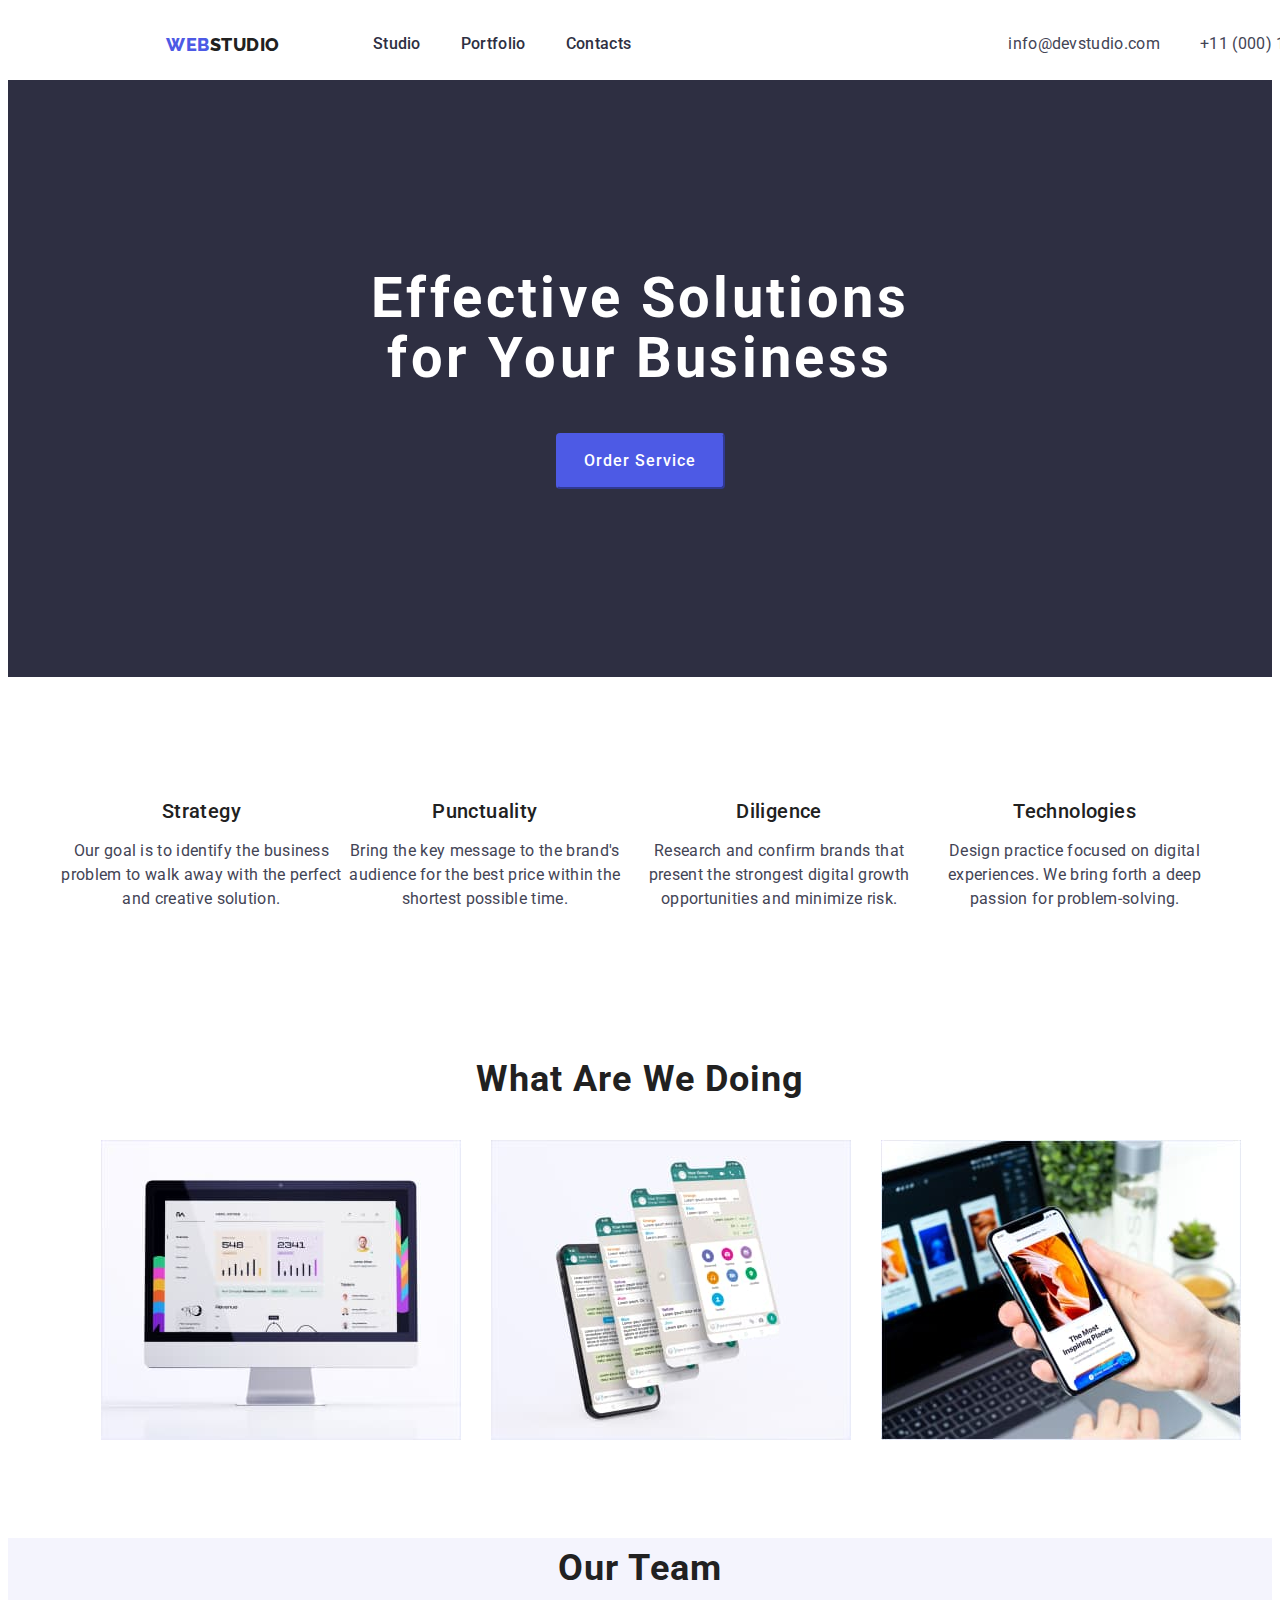
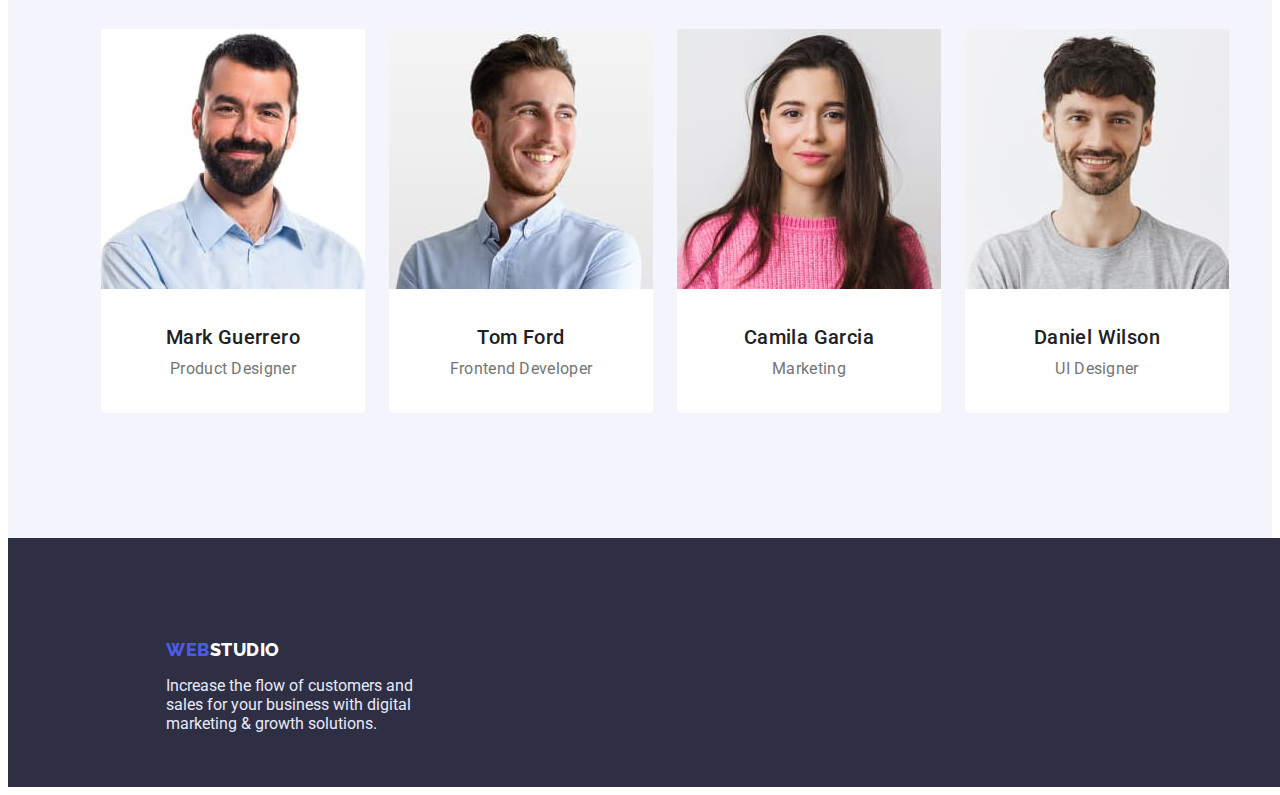
<file: index.html>
<!DOCTYPE html>
<html lang="en">
<head>
  <meta charset="UTF-8">
    <meta http-equiv="X-UA-Compatible" content="IE=edge">
    <meta name="viewport" content="width=device-width, initial-scale=1.0">
  <title>Web Studio</title>
  <link rel="stylesheet" href="https://cdnjs.cloudflare.com/ajax/libs/modern-normalize/1.1.0/modern-normalize.min.css" integrity="sha512-wpPYUAdjBVSE4KJnH1VR1HeZfpl1ub8YT/NKx4PuQ5NmX2tKuGu6U/JRp5y+Y8XG2tV+wKQpNHVUX03MfMFn9Q==" crossorigin="anonymous" referrerpolicy="no-referrer" />
  <link href="https://fonts.googleapis.com/css2?family=Raleway:wght@800&family=Roboto:wght@400;500;700;900&display=swap" rel="stylesheet">
<link rel="stylesheet" href="./css/styles.css"/> 
</head>
<body>
  <header>
    
      <div class="container vartex">
   
    <nav class="help">
      <a href="./index.html" class="fulllogo"><span class="logo">Web</span><span class="lastlogo">Studio</span></a>
      <ul  class="main-nav">
       <li class="itemmain"> <a class="changecolor" href="./index.html">Studio</a></li>
       <li class="item"><a class="changecolor" href="./portfolio.html">Portfolio</a></li>  
       <li class="item"> <a class="changecolor" href="#" >Contacts</a></li>

  </ul>
  </nav>
  
  <address>
  <ul class="container contact">
    <li class="item"> <a href="mailto:info@devstudio.com" class="mail">info@devstudio.com</a></li>
       <li class="item"><a href="tel:+110001111111" class="tel">+11 (000) 111-11-11</a></li>
  </ul> 

</address>
</div>
  </header>


<main> 
  <section class="fone">
    <div class="container foundation">
   <h1 class="herotext">Effective Solutions for Your Business</h1>  
<button type="button" class="button-target">Order Service</button>    
</div>
</section>

<section>
  <div class="container version">

  <h2 class="visually-hidden">Benefit</h2>
  
<ul class="write">
 <li class="firstli"><h3 class="caption">Strategy</h3>
  <p class="text -first">Our goal is to identify the business
    problem to walk away with the perfect and creative solution.</p> </li>
<li><h3 class="caption">Punctuality</h3>
  <p class="text">Bring the key message to the brand's audience for the best price within the shortest possible time.</p>
</li>
<li><h3 class="caption">Diligence</h3>
  <p class="text">Research and confirm brands that present the strongest digital growth opportunities and minimize risk.</p></li>
<li><h3 class="caption">Technologies</h3>
  <p class="text">Design practice focused on digital experiences. We bring forth a deep passion for problem-solving.</p></li>
</ul>
</div>
</section>

<section>
  <div class="container information">

<h2 class="maintitle">What are we doing</h2>

<ul class="foto">
  <li class="fotomain"><img src="images/komp.jpg" alt="people work on a computer" width="360" height="300"></li>
  <li class="foto"><img src="images/comp.jpg" alt="people work on a phone" width="360" height="300"></li>
  <li class="foto"><img src="images/box.jpg" alt="people work on a tablet" width="360" height="300"></li>
</ul>
</div>
</section>


<section class="group">
  <div class="container brigade">

<h2 class="maintitle squadt">Our Team</h2>

<ul class="team">
  <li class="element"><img src="images/port.jpg" alt="Designer" width="264" height="260"><h3 class="name">Mark Guerrero</h3><p class="job">Product Designer</p></li>
  <li class="element"><img src="images/portret.jpg" alt="programmer" width="264" height="260"><h3 class="name">Tom Ford</h3><p class="job">Frontend Developer</p></li>
  <li class="element"><img src="images/Marketing.jpg" alt="Marketing" width="264" height="260"><h3 class="name">Camila Garcia</h3><p class="job">Marketing</p></li>
  <li class="element"><img src="images/UIDesigner.jpg" alt="programmer" width="264" height="260"><h3 class="name">Daniel Wilson</h3><p class="job">UI Designer</p></li>
</ul>
</div>
</section>
</main> 

<footer>
<div class="container bottom">
  

  <a href="./index.html" class="downfulllogo"><span class="logo">Web</span><span class="downlastlogo">Studio</span></a>
    <p class="footertext">Increase the flow of customers and <br> sales for your business with digital <br>marketing & growth solutions.</p> 
 
</div>
</footer>

</body>
</html>
</file>
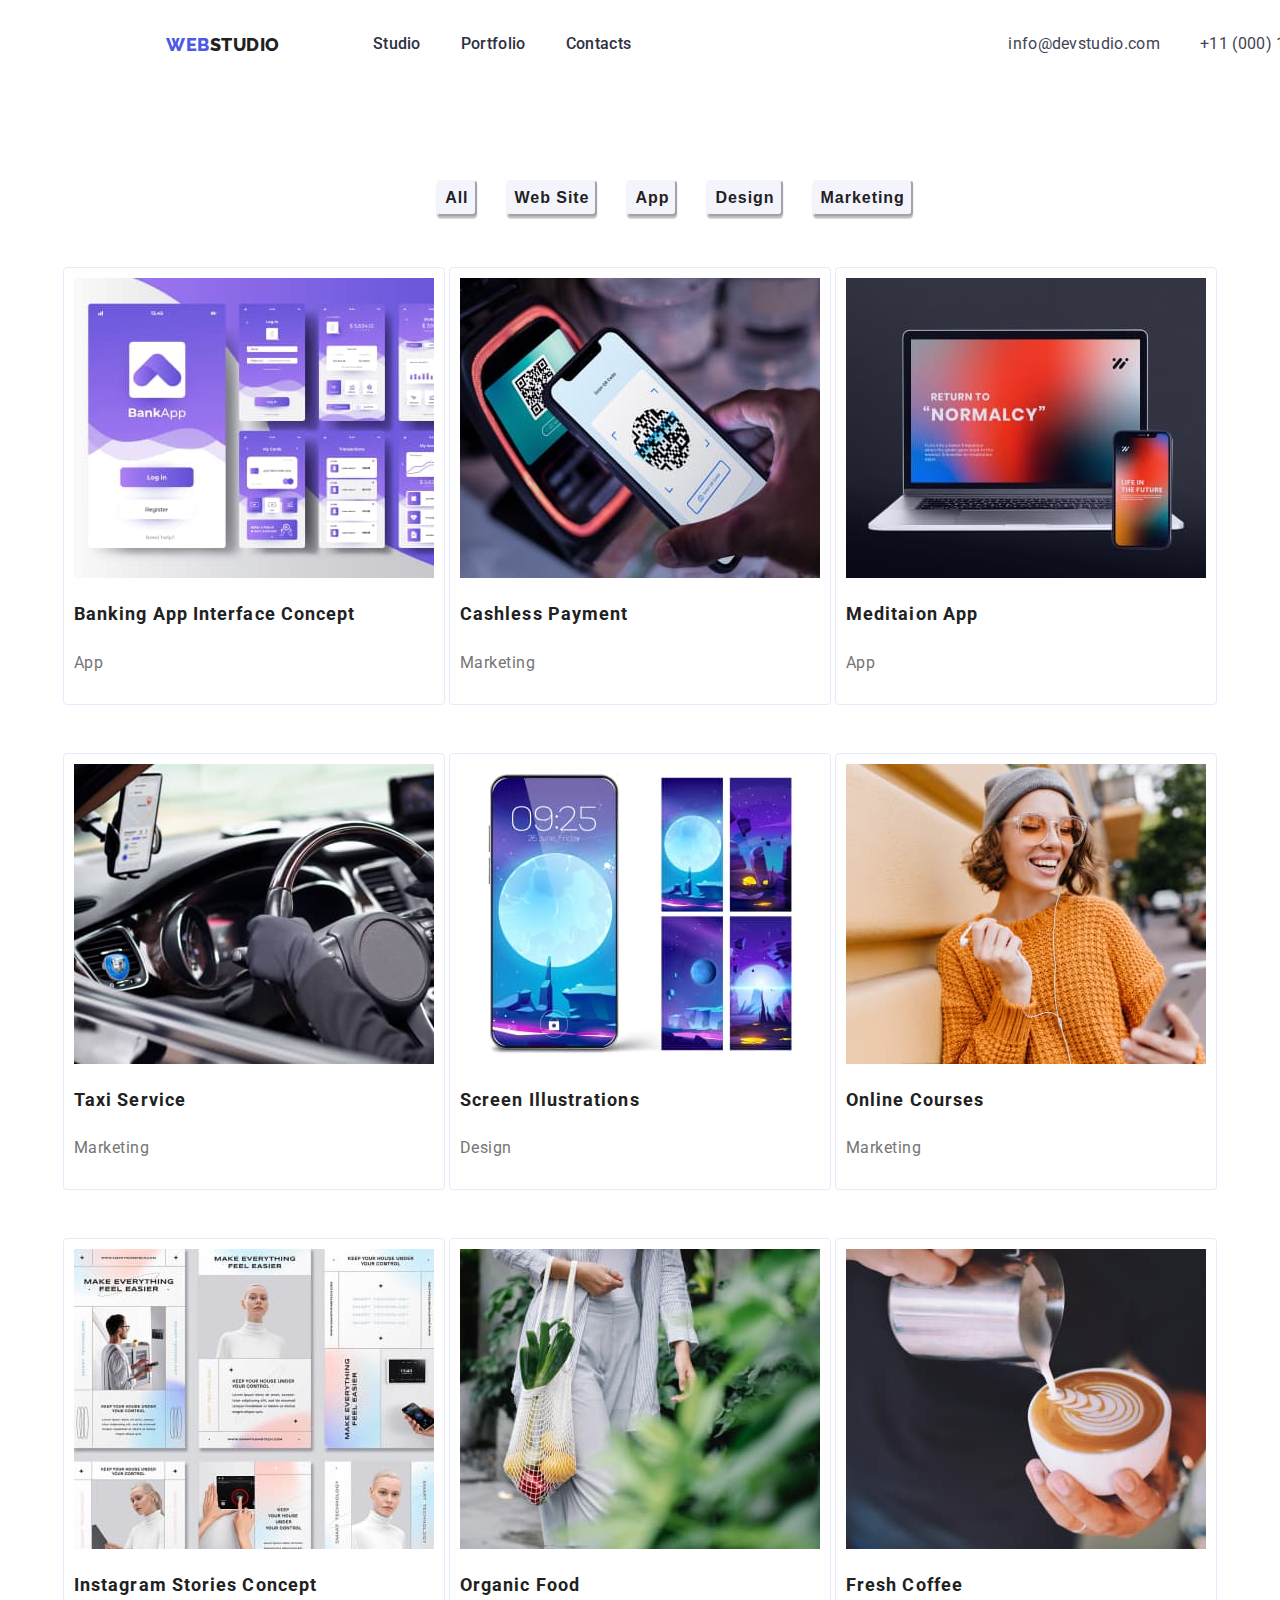
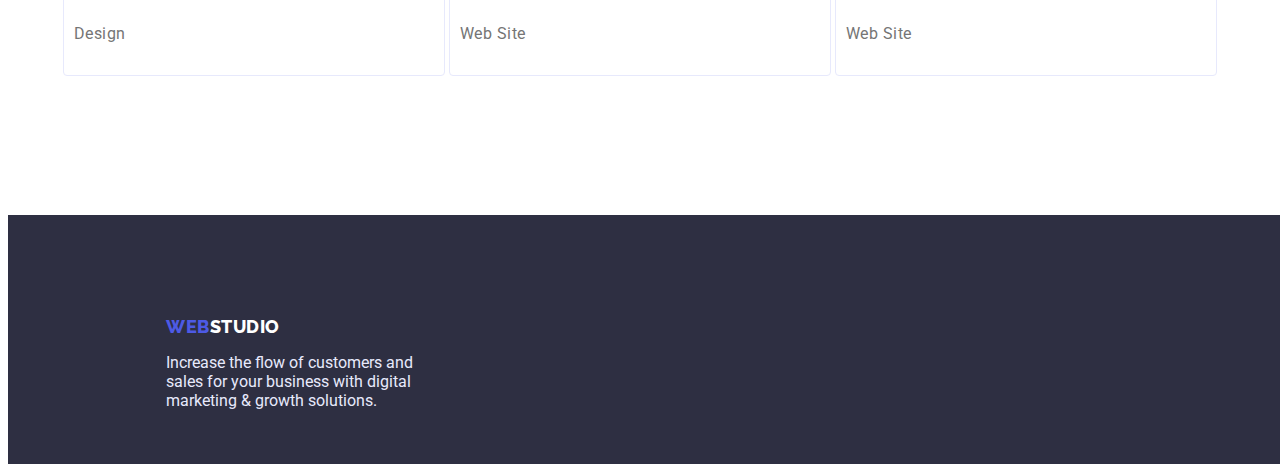
<file: portfolio.html>
<!DOCTYPE html>
<html lang="en">
<head>
  <meta charset="UTF-8">
    <meta http-equiv="X-UA-Compatible" content="IE=edge">
    <meta name="viewport" content="width=device-width, initial-scale=1.0">
  <title>Web Studio</title>
  <link rel="stylesheet" href="https://cdnjs.cloudflare.com/ajax/libs/modern-normalize/1.1.0/modern-normalize.min.css" integrity="sha512-wpPYUAdjBVSE4KJnH1VR1HeZfpl1ub8YT/NKx4PuQ5NmX2tKuGu6U/JRp5y+Y8XG2tV+wKQpNHVUX03MfMFn9Q==" crossorigin="anonymous" referrerpolicy="no-referrer" />
  <link href="https://fonts.googleapis.com/css2?family=Raleway:wght@800&family=Roboto:wght@400;500;700;900&display=swap" rel="stylesheet">
<link rel="stylesheet" href="./css/styles.css"/> 
</head>
<body>
  <header>
    
      <div class="container vartex">
   
    <nav class="help">
      <a href="./index.html" class="fulllogo"><span class="logo">Web</span><span class="lastlogo">Studio</span></a>
      <ul  class="main-nav">
       <li class="itemmain"> <a class="changecolor" href="./index.html">Studio</a></li>
       <li class="item"><a class="changecolor" href="./portfolio.html">Portfolio</a></li>  
       <li class="item"> <a class="changecolor" href="#" >Contacts</a></li>

  </ul>
  </nav>
  
  <address>
  <ul class="container contact">
    <li class="item"> <a href="mailto:info@devstudio.com" class="mail">info@devstudio.com</a></li>
       <li class="item"><a href="tel:+110001111111" class="tel">+11 (000) 111-11-11</a></li>
  </ul> 

</address>
</div>
  </header>



  
<main>
  <section>
    <h1 class="visually-hidden">Portfolio</h1>
<ul class="buttonmain">
<li><button type="button" class="buttonportfolio">All</button></li>
<li><button type="button" class="buttonportfolio">Web Site</button></li>
<li><button type="button" class="buttonportfolio">App</button></li>
<li><button type="button" class="buttonportfolio">Design</button></li>
<li ><button type="button" class="buttonportfolio">Marketing</button></li>
</ul>
</section>


  <section class="container thing">
    <div class="middle">
<ul class="market">


  
<li class="galery">
    <img src="images/Techcrack.jpg" alt="Techcrack" class="picture">
    <h2 class="title">Banking App Interface Concept</h2>
    <p class="sing">App</p>
</li>

<li class="galery"><img src="images/Poster.jpg" alt="Poster" width="360" height="300" class="picture">
    <h2 class="title">Cashless Payment</h2>
    <p class="sing">Marketing</p>
</li>

<li class="galery">
    <img src="images/Seafood.jpg" alt="Seafood" width="360" height="300" class="picture">
    <h2 class="title">Meditaion App</h2>
    <p class="sing">App</p>
</li>
<li class="galery">
    <img src="images/Prime.jpg" alt="Prime" width="360" height="300" class="picture">
    <h2 class="title">Taxi Service</h1>
    <p class="sing">Marketing</p>
</li>
<li class="galery">
    <img src="images/Boxes.jpg" alt="Boxes" width="360" height="300" class="picture">
    <h2 class="title">Screen Illustrations</h2>
    <p class="sing">Design</p>
</li>
<li class="galery">
    <img src="images/Border.jpg" alt="Border" width="360" height="300" class="picture">
    <h2 class="title">Online Courses</h2>
    <p class="sing">Marketing</p>
</li>
<li class="galery">
    <img src="images/Edition.jpg" alt="Edition" width="360" height="300" class="picture">
    <h2 class="title">Instagram Stories Concept</h2>
    <p class="sing">Design</p>
</li>
<li class="galery">
    <img src="images/Lab.jpg" alt="Lab" width="360" height="300" class="picture">
    <h2 class="title">Organic Food</h2>
    <p class="sing">Web Site</p>
</li>
<li class="galery">
    <img src="images/Growing.jpg" alt="Growing" width="360" height="300" class="picture">
    <h2 class="title">Fresh Coffee</h2>
    <p class="sing">Web Site</p>
</li>
    </ul>
  </div>
  </section>
</main>



<footer>
  <div class="container bottom">
    
  
    <a href="./index.html" class="downfulllogo"><span class="logo">Web</span><span class="downlastlogo">Studio</span></a>
      <p class="footertext">Increase the flow of customers and <br> sales for your business with digital <br>marketing & growth solutions.</p> 
   
  </div>
  </footer>
  
  </body>
  </html>

      
  </section>
</footer>
</section>
  
  </body>
  </html>
</file>
<file: css/styles.css>
:root{
--primary-text-color: #212121;
--second-color:#4D5AE5;
--primary-background-color:#2E2F42;
--white-color:#FFFFFF;
--button-color:#404BBF;
}

.p 
{
    padding: 0px;
}

.li {
    padding-left: 0px;
}
.header{
    border-bottom: 1px solid #E7E9FC;
    padding: 0px;
}

body{
    font-family:'Roboto',sans-serif;
    color: var(--primary-text-color);
    background-color:var(--white-color);
}

.logo{
    font-family: 'Raleway';
font-style: normal;
font-weight: 800;
font-size: 18px;
line-height: 21px;
display: flex;
align-items: center;
letter-spacing: 0.03em;
text-transform: uppercase;

    color:var(--second-color);
    margin-left: 158px;
 
}


.help{
    display: flex;
}

.fulllogo{
    display: flex;
    font-size: 26px;
font-family:'Raleway'  ;
font-weight: 800;
font-size: 26px;
line-height: 1.2;
letter-spacing: 0.03em;
margin-right: 93px;
color:var(--primary-text-color);



}

.downfulllogo{
    display: flex;
    font-size: 26px;
    font-family:'Raleway'  ;
    font-weight: 800;
    font-size: 26px;
    line-height: 1.2;
    letter-spacing: 0.03em;
    margin-right: 93px;
    color:var(--primary-text-color);
    padding-top: 101px;

    


}

.downlastlogo{

    font-family: 'Raleway';
    font-style: normal;
    font-weight: 800;
    font-size: 18px;
    line-height: 21px;
    color: var(--white-color);
    display: flex;
    align-items: center;
    letter-spacing: 0.03em;
    text-transform: uppercase


}

.fulllogo:hover{
color: var(--button-color);

}

a {
    text-decoration: none; 
   }
    
   li {
    list-style-type: none; 
   }

   .navigation{
    color: var(--primary-text-color);
    font-weight: 500;
    font-size: 14px;
    line-height: 1.1;
    letter-spacing: 0.02em;
   }

   .button-target {
    background:var(--second-color); 
    color: #fff; 
    font-family: "Roboto";
    font-style: normal;
    font-weight: 500;
font-size: 16px;
line-height: 24px;
letter-spacing: 0.06em;
width: 169px;
height: 56px;
left: 636px;
top: 428px;
border-radius: 4px;
border-color:var(--second-color);
margin-bottom: auto;


  }

   .herotext{
    color: var(--white-color);
    font-family: "Roboto";
    font-style: normal;
    font-weight: 700;
    font-size: 56px;
    line-height: 60px;
    letter-spacing: 0.06em;
    padding-top: 215px;
    width: 621px;
    margin-left:auto ;
    margin-right:auto;
    margin-bottom:  0px;
    margin-top: 0px;
    padding-top: 0px;

    
    


   }

   .caption{
    color: #212121;
    font-style: normal;
    font-weight: 500;
    font-size: 20px;
    line-height: 24px;
letter-spacing: 0.02em;
margin-top: 0px;
margin-bottom: 0px;

   }

.text{
    color: #434455;
    font-style: normal;
font-weight: 400;
font-size: 16px;
line-height: 24px;
letter-spacing: 0.02em;
align-content: center;
}

.name{
    color:var(--primary-text-color);
    font-family: 'Roboto';
    font-style: normal;
    font-weight: 500;
    font-size: 20px;
    line-height: 24px;
    /* identical to box height, or 120% */
    text-align: center;
    letter-spacing: 0.02em;
    padding: 0px;
    margin-top: 32px;
    margin-bottom: 0px;
    
}

.job{
color: #757575;

font-family: 'Roboto';
font-style: normal;
font-weight: 400;
font-size: 16px;
line-height: 24px;
/* identical to box height, or 150% */
margin-top: 8px;
margin-bottom: 32px;
letter-spacing: 0.02em;
text-align: center;
}

.tel{
    color: #434455;
    font-family: 'Roboto';
    font-style: normal;
    font-weight: 400;
    font-size: 16px;
    line-height: 24px;
    /* identical to box height, or 150% */
    
    letter-spacing: 0.02em;
    
  
}

.mail{
   color: #434455 ; 
   font-family: 'Roboto';
font-style: normal;
font-weight: 400;
font-size: 16px;
line-height: 24px;
/* identical to box height, or 150% */

letter-spacing: 0.02em;

}

.title{
color: var(--primary-text-color);

font-weight: 700;
font-size: 18px;
line-height: 1.9;
letter-spacing: 0.06em;
}

.sing{
color: #757575;

font-weight: 400;
font-size: 16px;
line-height: 1.9;
letter-spacing: 0.03em
}

.maintitle{
    color: var(--primary-text-color);
    font-size: 36px;
    line-height: 1.7;
    letter-spacing: 0.03em;
    text-align: center;
    text-transform: capitalize;
    margin-top: 0px;
}

.adress
{
    color:var(--white-color);
    font-style: normal;
    font-weight: 400;
    font-size: 14px;
    line-height: 1.7;
    letter-spacing: 0.03em;
}

.container{
width: 1158px;
padding: 0 15px;
margin: 0 auto;


}


.main-nav {
    display: flex;
    gap: 40px;
    color: var(--primary-text-color);
        margin: 0;
        padding: 0;
    
}



.item{
font-family: 'Roboto';
font-weight: 500;
font-size: 16px;
line-height: 24px;
letter-spacing: 0.02em;
color: var(--primary-text-color);

}



.itemmain{
    margin-left: 0px;
    font-family: 'Roboto';
    font-weight: 500;
    font-size: 16px;
    line-height: 24px;
    letter-spacing: 0.02em;
    display: flex;
    color: var(--primary-text-color);


}



.write{
display: flex;
width: 1158px;
margin: 0px;
padding: 0px;
text-align: center;

}

.foto{
    display: flex;
    gap: 30px;
    margin-bottom: 0px;
    padding-bottom: 0px;
    

    
}



.team {

    list-style: none;
    gap: 24px;
    margin-bottom: 0px;
    display: flex;
    
    

    
}

.element{
    
    background-color: var(--white-color);
    border-radius: 0px 0px 4px 4px;

}

.elementmain{
    background-color:var(--white-color);
    border-radius:0px 0px 4px 4px;
}


.buttonportfolio{
    background:#F4F4FD; 
    ; 
    color:var(--primary-text-color); 
    font-weight: 700;
font-size: 16px;
line-height: 1.9;
letter-spacing: 0.06em;
box-shadow: 0px 3px 1px rgba(0, 0, 0, 0.1), 0px 2px 1px rgba(0, 0, 0, 0.08), 0px 2px 2px rgba(0, 0, 0, 0.12);
border-radius: 4px;
border-color: #F4F4FD; 
margin-left: 30px;
}

.buttonportfolio:hover {
    color:var(--white-color) ;
    background-color:var(--button-color);
    border-color:var(--button-color);
    padding: 2px; 
}


.market{
    display: inline-block;
    flex-wrap: wrap;
    width: 1200px;
    margin: 0 auto;

}

.galery{
    flex-basis: calc((100% - 20px) / 3);
    padding: 10px;
    background-color: #fff;
    border-radius: 4px;
    display: inline-block;
    border: 1px solid #E7E9FC;
    margin-bottom: 48px;
}

.buttonmain{
display: flex;
margin-top: 100px;
justify-content: center;
}


.thing{
    display: flex;
    flex-wrap: wrap;
    width: 1300px;
    margin-bottom: 91px;
    margin-top: 51px;
}

.button-target{
 margin-top: 45px;
 
 
 
}

button:hover{
    background-color: #404BBF;
    border-color: #404BBF;
}


.foundation{
    text-align: center;   
}


.fone{
    background-color:var(--primary-background-color);
    padding-top: 188px;
    padding-bottom: 188px;
}

.contact{
    display: flex;
    gap: 40px;
    margin-left: 332px;
    
}

.vartex{

 display: flex;
 gap: 30px;
height: 72px;
margin: 0;
padding: 0;
width: 1158px;
align-items: center;

}



.brigade{
width: 1158px;
}


.squadt{
margin-left:0px;
margin-top: 94px;

}

.foot{
    margin-left: 0px;
    
}

.bottom{
    background-color:var(--primary-background-color);
    
    display: block;
    margin-top: 0px;
    padding: 0px;
    height: 249px;
    width: 1600px;
    
    
    
}

.flogo{
    font-size: 26px;
font-family:'Raleway'  ;
font-weight: 700;
font-size: 26px;
line-height: 1.2;
letter-spacing: 0.03em;
margin-left: 215px;
margin-right: 93px;

}

.adressf{
    color:var(--white-color);
    font-style: normal;
    font-weight: 400;
    font-size: 14px;
    line-height: 1.7;
    letter-spacing: 0.03em;
    

}


.studio{
color: white;

}

.version{

margin: 0 auto;
padding-top: 122px;
padding-bottom: 122px;


}

.footertext{
    color: #E7E9FC;
    margin-left: 158px;
}


.visually-hidden{
    position: absolute;
    white-space: nowrap;
    width: 1px;
    height: 1px;
    overflow: hidden;
    border: 0;
    padding: 0;
    clip: rect(0 0 0 0);
    clip-path: inset(50%);
    margin: -1px;
  }

  .group{
    background-color: #F4F4FD;
    height: 600px;
    
    
    
  }
 
.changecolor{
color: var(--primary-background-color);

}

.changecolor:hover{
    color: var(--button-color);

}

.img {
    display: block; 
    max-width: 100%; 
    height: auto;
    }
    

    .lastlogo{

        font-family: 'Raleway';
        font-style: normal;
        font-weight: 800;
        font-size: 18px;
        line-height: 21px;
        
        display: flex;
        align-items: center;
        letter-spacing: 0.03em;
        text-transform: uppercase


    }
    
    .people{
border-color: red;



    }
</file>
